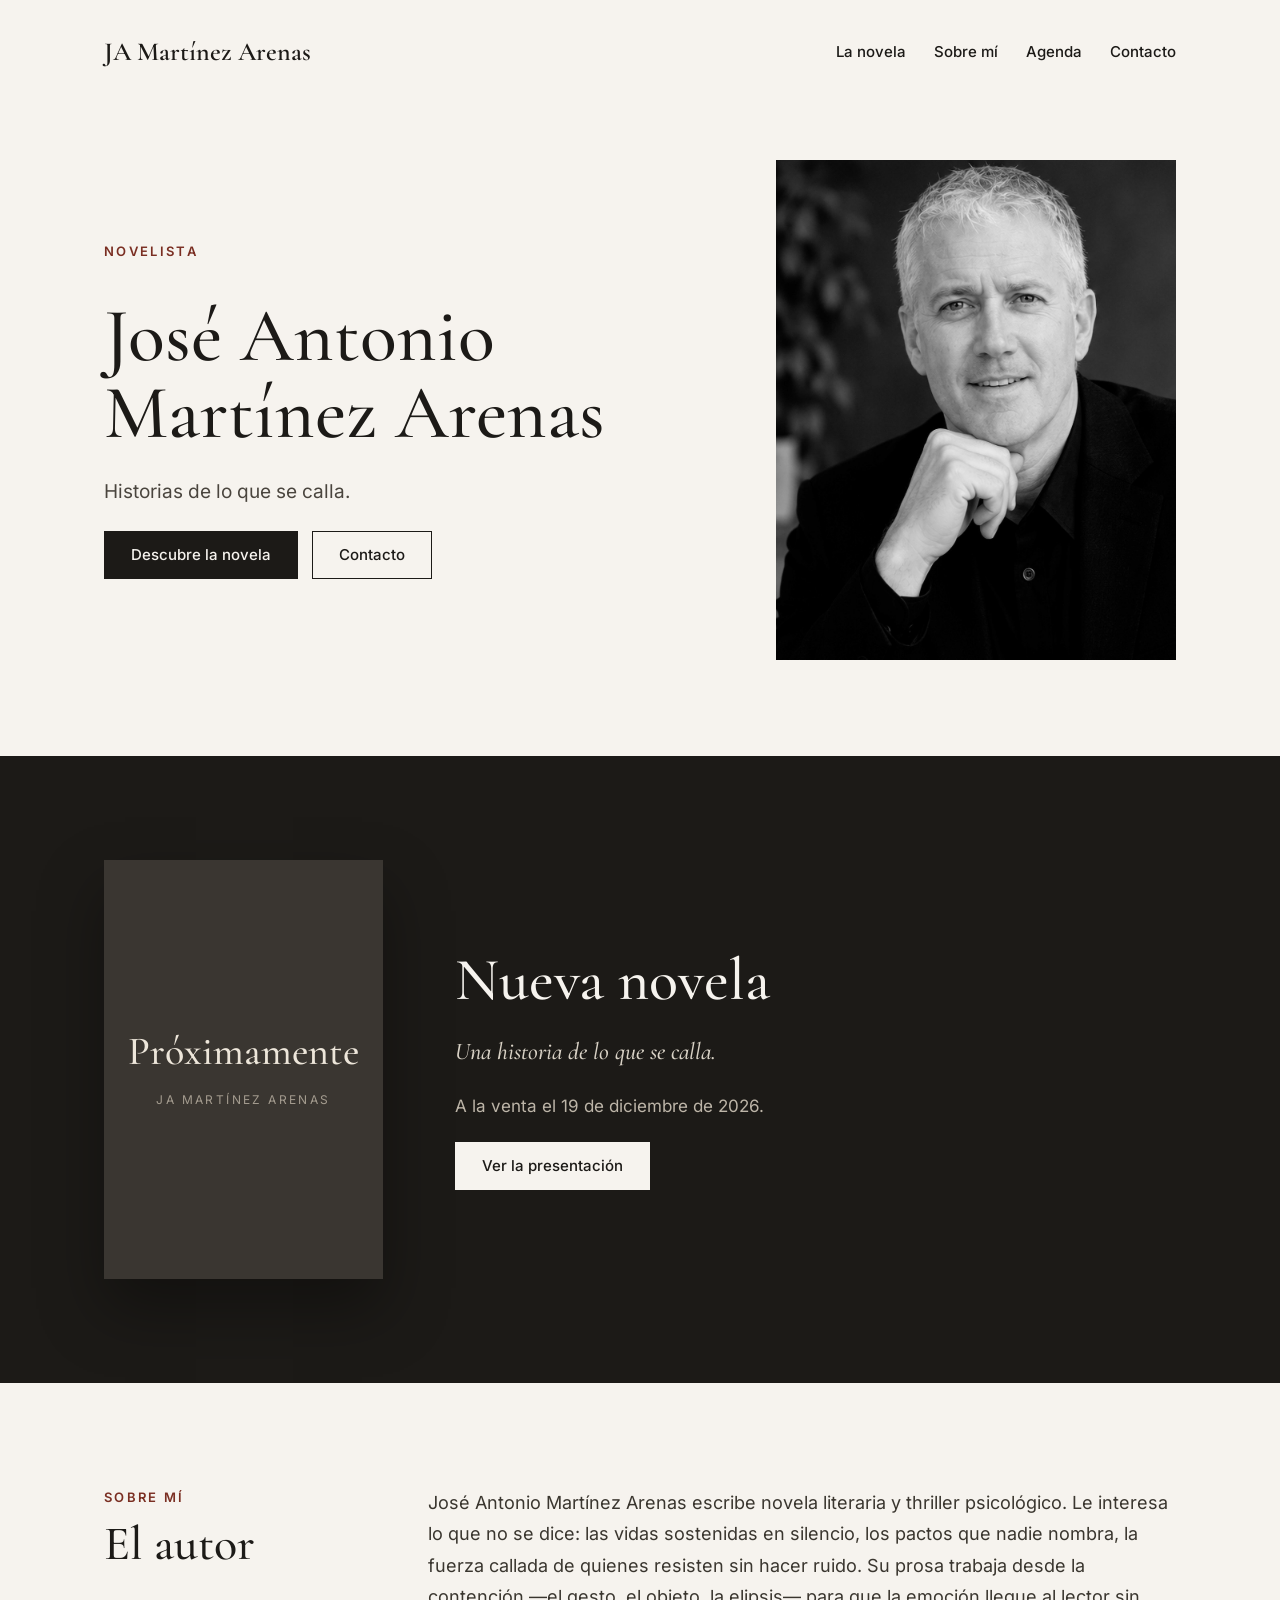
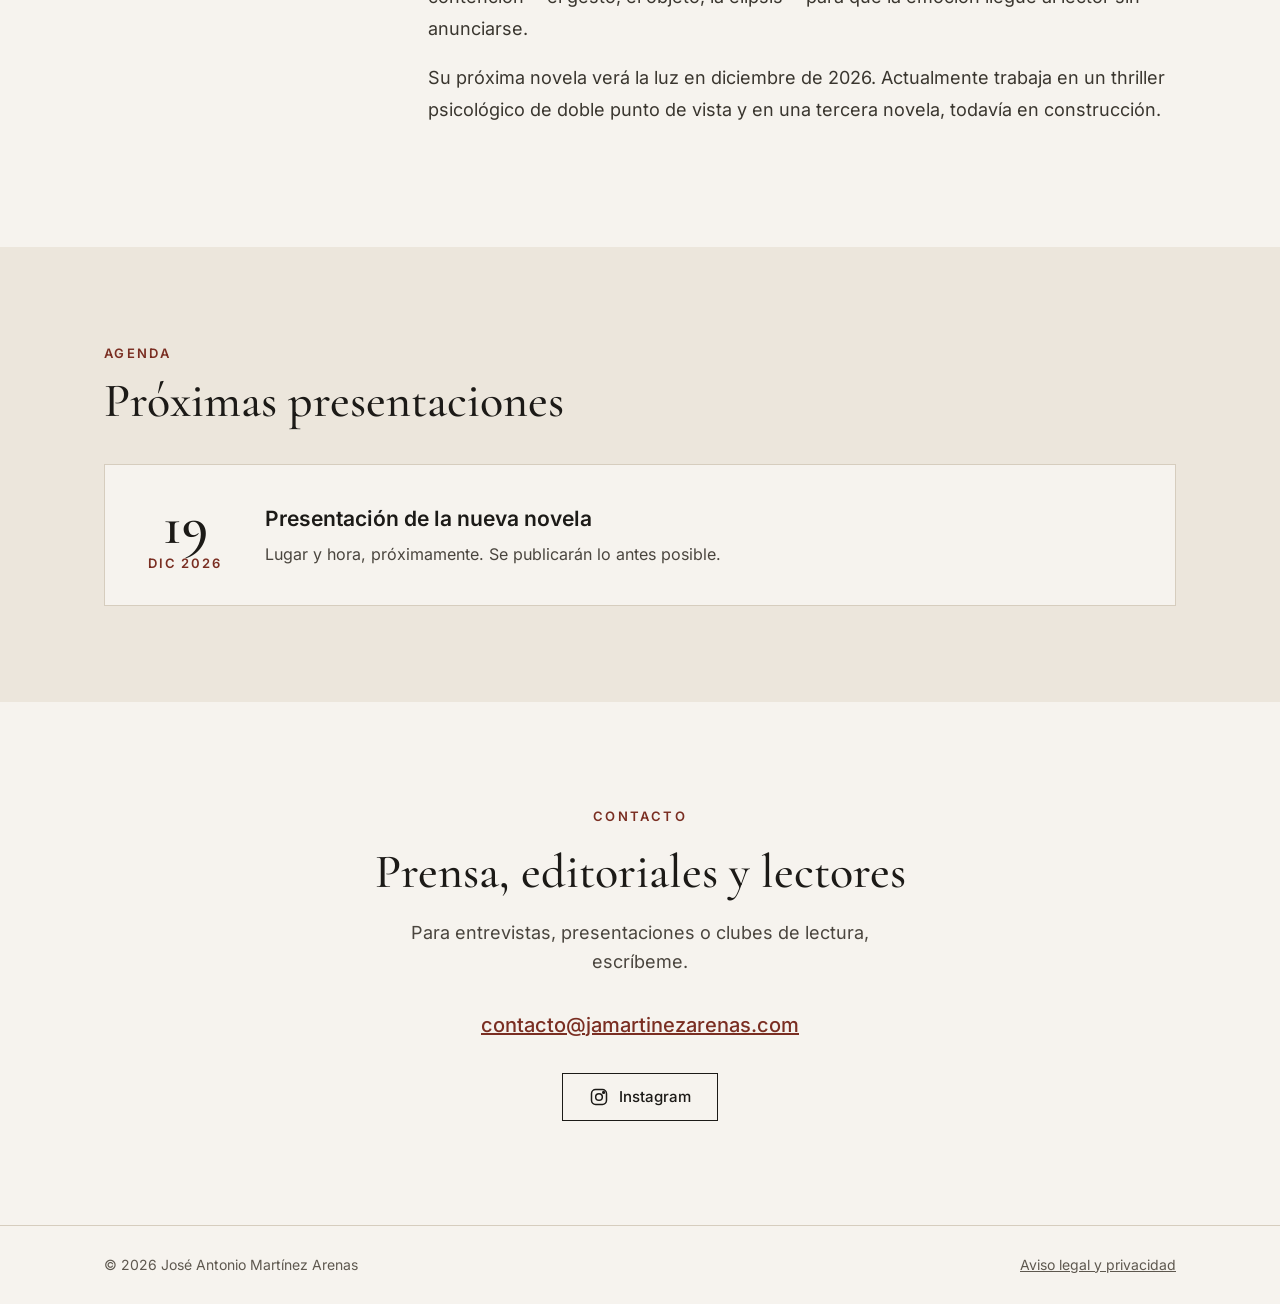
<file: index.html>
<!doctype html>
<html lang="es">
<head>
<meta charset="utf-8">
<meta name="viewport" content="width=device-width, initial-scale=1">
<title>JA Martínez Arenas — Novelista</title>
<meta name="robots" content="noindex, nofollow">
<meta name="description" content="José Antonio Martínez Arenas, novelista. Novela literaria y thriller psicológico. Nueva novela en diciembre de 2026.">
<meta property="og:type" content="website">
<meta property="og:site_name" content="JA Martínez Arenas">
<meta property="og:title" content="José Antonio Martínez Arenas — Novelista">
<meta property="og:description" content="Historias de lo que se calla. Nueva novela en diciembre de 2026.">
<meta property="og:url" content="https://jamartinezarenas.com/">
<meta property="og:image" content="https://jamartinezarenas.com/compartir.jpg">
<meta property="og:image:width" content="1200">
<meta property="og:image:height" content="630">
<meta property="og:locale" content="es_ES">
<meta name="twitter:card" content="summary_large_image">
<link rel="icon" href="/favicon.svg" type="image/svg+xml">
<link rel="apple-touch-icon" href="/apple-touch-icon.png">
<link rel="preload" href="/fuentes/inter-latin-400-normal.woff2" as="font" type="font/woff2" crossorigin>
<link rel="stylesheet" href="/estilo.css">
</head>
<body>

<header>
<div class="wrap">
<a class="logo" href="#inicio">JA Martínez Arenas</a>
<nav aria-label="Principal">
<a href="#novela">La novela</a>
<a href="#autor">Sobre mí</a>
<a href="#agenda">Agenda</a>
<a href="#contacto">Contacto</a>
</nav>
</div>
</header>

<main>
<section id="inicio" class="wrap hero">
<div class="text">
<p class="eyebrow">Novelista</p>
<h1>José Antonio<br>Martínez Arenas</h1>
<p class="lead">Historias de lo que se calla.</p>
<div class="btns">
<a class="btn solid" href="#novela">Descubre la novela</a>
<a class="btn" href="#contacto">Contacto</a>
</div>
</div>
<img class="photo" src="retrato.jpg" width="1000" height="1259" alt="Retrato de José Antonio Martínez Arenas">
</section>

<section id="novela" class="dark">
<div class="wrap book">
<div class="cover" role="img" aria-label="Nueva novela de JA Martínez Arenas"><div class="cover-t"><span>Próximamente</span><small>JA Martínez Arenas</small></div></div>
<div class="text">
<h2>Nueva novela</h2>
<p class="hook">Una historia de lo que se calla.</p>
<p class="body">A la venta el 19 de diciembre de 2026.</p>
<div class="btns">
<a class="btn solid" href="#agenda">Ver la presentación</a>
</div>
</div>
</div>
</section>

<section id="autor" class="wrap about">
<div>
<p class="eyebrow">Sobre mí</p>
<h2>El autor</h2>
</div>
<div class="body">
<p>José Antonio Martínez Arenas escribe novela literaria y thriller psicológico. Le interesa lo que no se dice: las vidas sostenidas en silencio, los pactos que nadie nombra, la fuerza callada de quienes resisten sin hacer ruido. Su prosa trabaja desde la contención —el gesto, el objeto, la elipsis— para que la emoción llegue al lector sin anunciarse.</p>
<p>Su próxima novela verá la luz en diciembre de 2026. Actualmente trabaja en un thriller psicológico de doble punto de vista y en una tercera novela, todavía en construcción.</p>
</div>
</section>

<section id="agenda" class="band">
<div class="wrap agenda">
<div>
<p class="eyebrow">Agenda</p>
<h2>Próximas presentaciones</h2>
</div>
<div class="event">
<div class="date"><b>19</b><span>Dic 2026</span></div>
<div class="info">
<h3>Presentación de la nueva novela</h3>
<p>Lugar y hora, próximamente. Se publicarán lo antes posible.</p>
</div>
</div>
</div>
</section>

<section id="contacto" class="wrap contact">
<p class="eyebrow">Contacto</p>
<h2>Prensa, editoriales y lectores</h2>
<p>Para entrevistas, presentaciones o clubes de lectura, escríbeme.</p>
<a class="mail" href="mailto:contacto@jamartinezarenas.com">contacto@jamartinezarenas.com</a>
<a class="btn" href="https://www.instagram.com/jamartinezarenas/" target="_blank" rel="noopener" aria-label="Instagram de JA Martínez Arenas">
<svg aria-hidden="true" width="20" height="20" viewBox="0 0 24 24" fill="none" stroke="currentColor" stroke-width="1.8"><rect x="3" y="3" width="18" height="18" rx="5"/><circle cx="12" cy="12" r="4"/><circle cx="17.5" cy="6.5" r="1" fill="currentColor"/></svg>Instagram
</a>
</section>
</main>

<footer>
<div class="wrap">
<span>© 2026 José Antonio Martínez Arenas</span>
<a href="/aviso-legal.html">Aviso legal y privacidad</a>
</div>
</footer>

</body>
</html>
</file>
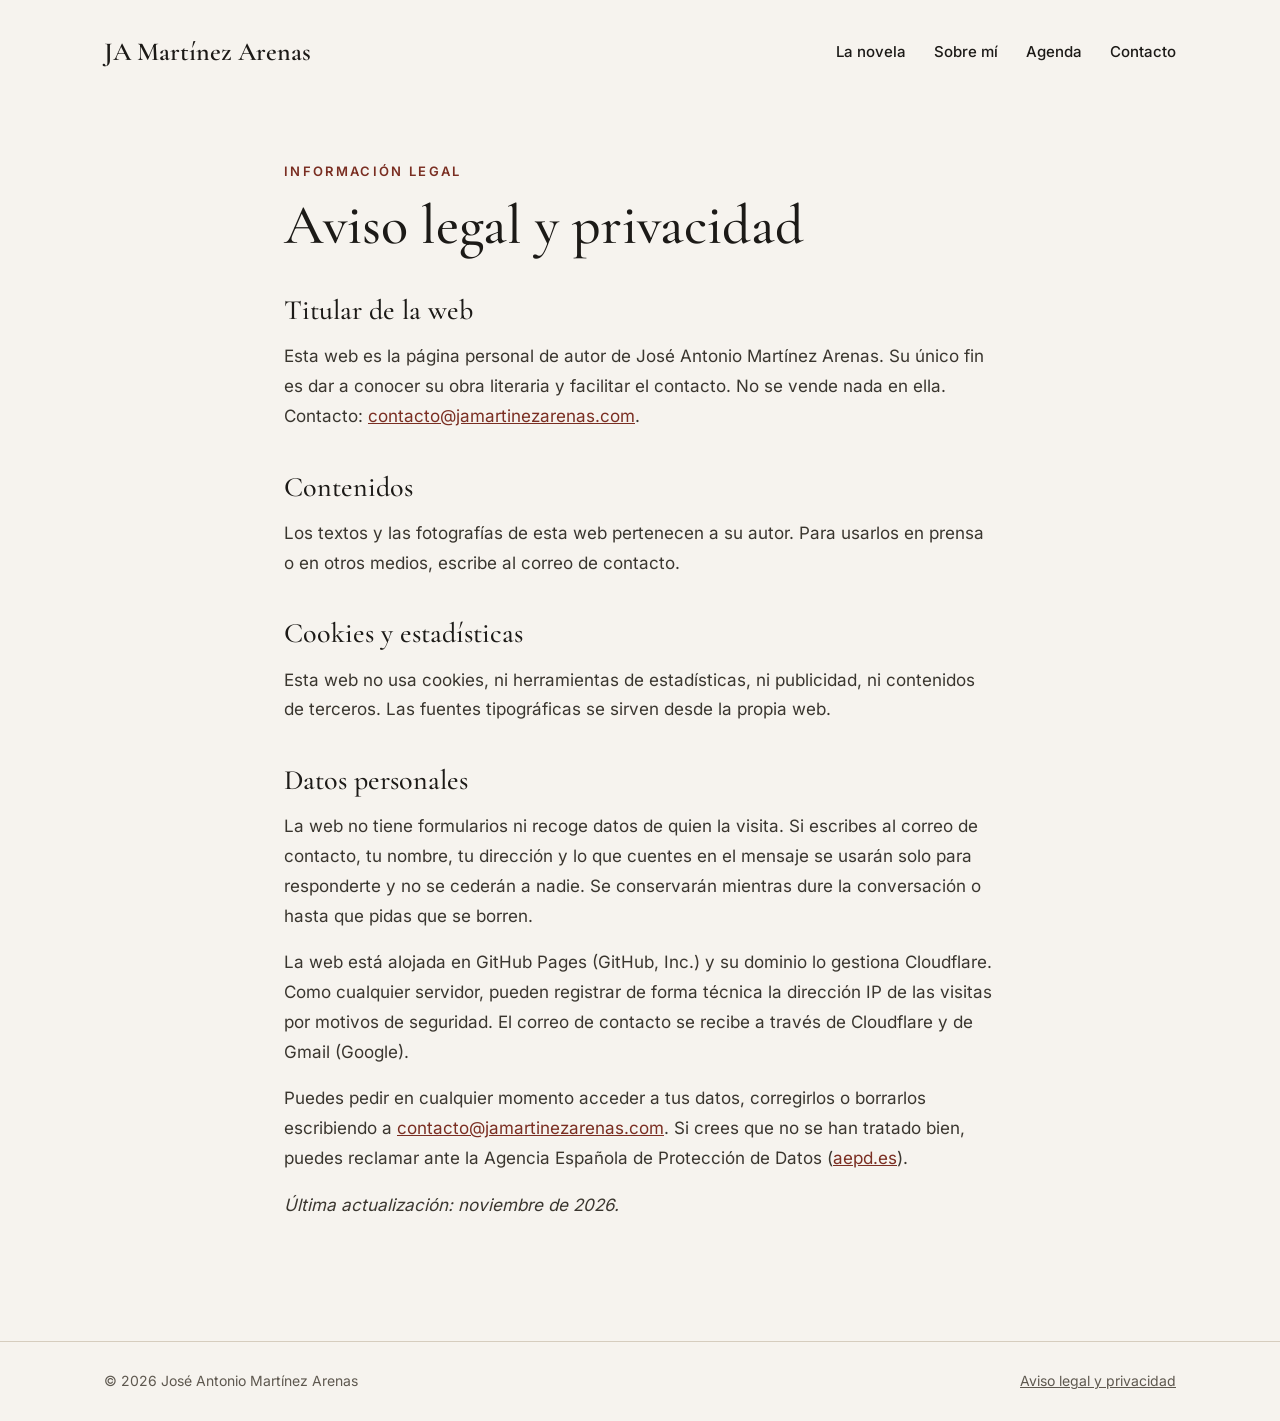
<file: aviso-legal.html>
<!doctype html>
<html lang="es">
<head>
<meta charset="utf-8">
<meta name="viewport" content="width=device-width, initial-scale=1">
<title>Aviso legal y privacidad — JA Martínez Arenas</title>
<meta name="robots" content="noindex, nofollow">
<meta name="description" content="Aviso legal y política de privacidad de la web de José Antonio Martínez Arenas.">
<link rel="icon" href="/favicon.svg" type="image/svg+xml">
<link rel="apple-touch-icon" href="/apple-touch-icon.png">
<link rel="stylesheet" href="/estilo.css">
</head>
<body>

<header>
<div class="wrap">
<a class="logo" href="/">JA Martínez Arenas</a>
<nav aria-label="Principal">
<a href="/#novela">La novela</a>
<a href="/#autor">Sobre mí</a>
<a href="/#agenda">Agenda</a>
<a href="/#contacto">Contacto</a>
</nav>
</div>
</header>

<main>
<article class="wrap legal">
<p class="eyebrow">Información legal</p>
<h1>Aviso legal y privacidad</h1>

<h2>Titular de la web</h2>
<p>Esta web es la página personal de autor de José Antonio Martínez Arenas. Su único fin es dar a conocer su obra literaria y facilitar el contacto. No se vende nada en ella. Contacto: <a href="mailto:contacto@jamartinezarenas.com">contacto@jamartinezarenas.com</a>.</p>

<h2>Contenidos</h2>
<p>Los textos y las fotografías de esta web pertenecen a su autor. Para usarlos en prensa o en otros medios, escribe al correo de contacto.</p>

<h2>Cookies y estadísticas</h2>
<p>Esta web no usa cookies, ni herramientas de estadísticas, ni publicidad, ni contenidos de terceros. Las fuentes tipográficas se sirven desde la propia web.</p>

<h2>Datos personales</h2>
<p>La web no tiene formularios ni recoge datos de quien la visita. Si escribes al correo de contacto, tu nombre, tu dirección y lo que cuentes en el mensaje se usarán solo para responderte y no se cederán a nadie. Se conservarán mientras dure la conversación o hasta que pidas que se borren.</p>
<p>La web está alojada en GitHub Pages (GitHub, Inc.) y su dominio lo gestiona Cloudflare. Como cualquier servidor, pueden registrar de forma técnica la dirección IP de las visitas por motivos de seguridad. El correo de contacto se recibe a través de Cloudflare y de Gmail (Google).</p>
<p>Puedes pedir en cualquier momento acceder a tus datos, corregirlos o borrarlos escribiendo a <a href="mailto:contacto@jamartinezarenas.com">contacto@jamartinezarenas.com</a>. Si crees que no se han tratado bien, puedes reclamar ante la Agencia Española de Protección de Datos (<a href="https://www.aepd.es/" target="_blank" rel="noopener">aepd.es</a>).</p>

<p><em>Última actualización: noviembre de 2026.</em></p>
</article>
</main>

<footer>
<div class="wrap">
<span>© 2026 José Antonio Martínez Arenas</span>
<a href="/aviso-legal.html">Aviso legal y privacidad</a>
</div>
</footer>

</body>
</html>
</file>
<file: estilo.css>
@font-face{font-family:'Cormorant Garamond';font-style:normal;font-weight:500;font-display:swap;src:url(/fuentes/cormorant-garamond-latin-500-normal.woff2) format('woff2')}
@font-face{font-family:'Cormorant Garamond';font-style:normal;font-weight:600;font-display:swap;src:url(/fuentes/cormorant-garamond-latin-600-normal.woff2) format('woff2')}
@font-face{font-family:'Cormorant Garamond';font-style:italic;font-weight:500;font-display:swap;src:url(/fuentes/cormorant-garamond-latin-500-italic.woff2) format('woff2')}
@font-face{font-family:'Inter';font-style:normal;font-weight:400;font-display:swap;src:url(/fuentes/inter-latin-400-normal.woff2) format('woff2')}
@font-face{font-family:'Inter';font-style:normal;font-weight:500;font-display:swap;src:url(/fuentes/inter-latin-500-normal.woff2) format('woff2')}
@font-face{font-family:'Inter';font-style:normal;font-weight:600;font-display:swap;src:url(/fuentes/inter-latin-600-normal.woff2) format('woff2')}
:root{--bg:#F6F3EE;--ink:#1C1A17;--muted:#4A453E;--accent:#7A2E22;--band:#ECE6DC;--line:#D6CDBE;--serif:'Cormorant Garamond',Georgia,serif}
*{box-sizing:border-box}
html{scroll-behavior:smooth}
body{margin:0;background:var(--bg);color:var(--ink);font-family:Inter,system-ui,sans-serif;line-height:1.6}
a{color:var(--accent)}a:hover{color:#5A1F16}
.wrap{max-width:1120px;margin:0 auto;padding:0 24px}
.eyebrow{margin:0 0 12px;font-size:13px;font-weight:600;letter-spacing:.18em;text-transform:uppercase;color:var(--accent)}
h1,h2{font-family:var(--serif);font-weight:500;margin:0;line-height:1.08}
h2{font-size:clamp(36px,5vw,48px)}
.btn{display:inline-flex;align-items:center;min-height:48px;padding:0 26px;text-decoration:none;font-weight:500;font-size:15px;border:1px solid var(--ink);color:var(--ink)}
.btn.solid{background:var(--ink);color:var(--bg)}
.btns{display:flex;flex-wrap:wrap;gap:14px}
header .wrap{display:flex;flex-wrap:wrap;justify-content:space-between;align-items:center;gap:16px;padding-top:28px;padding-bottom:28px}
.logo{font-family:var(--serif);font-size:26px;font-weight:600;color:var(--ink);text-decoration:none}
nav{display:flex;flex-wrap:wrap;gap:28px;font-size:15px;font-weight:500}
nav a{color:var(--ink);text-decoration:none;padding:12px 0}
.hero{display:flex;flex-wrap:wrap;align-items:center;gap:64px;padding-top:56px;padding-bottom:96px}
.hero .text{flex:999 1 480px;min-width:0;display:flex;flex-direction:column;gap:24px}
.hero h1{font-size:clamp(48px,8vw,76px);line-height:1.02}
.hero .lead{margin:0;max-width:520px;font-size:19px;color:var(--muted)}
.photo{flex:1 1 300px;max-width:400px;aspect-ratio:4/5;background:#2B2925;object-fit:cover;width:100%;display:flex;align-items:center;justify-content:center;color:#B9B2A6;font-size:14px;letter-spacing:.08em;text-transform:uppercase;text-align:center;padding:24px;height:auto;padding:0}
.dark{background:var(--ink);color:var(--bg)}
.book{display:flex;flex-wrap:wrap;align-items:center;gap:72px;padding-top:104px;padding-bottom:104px}
.cover{flex:1 1 260px;max-width:340px;aspect-ratio:2/3;background:#3A3631;display:flex;align-items:center;justify-content:center;color:#A49C8F;font-size:14px;letter-spacing:.08em;text-transform:uppercase;text-align:center;padding:24px;box-shadow:0 30px 60px rgba(0,0,0,.35)}
.book .text{flex:999 1 440px;min-width:0;display:flex;flex-direction:column;gap:22px}
.award{margin:0;align-self:flex-start;padding:8px 14px;border:1px solid #C9A76A;color:#E2C68E;font-size:13px;font-weight:600;letter-spacing:.12em;text-transform:uppercase}
.book h2{font-size:clamp(40px,6vw,60px)}
.hook{margin:0;font-family:var(--serif);font-style:italic;font-size:24px;line-height:1.45;color:#D8D1C5}
.book p.body{margin:0;max-width:560px;font-size:17px;line-height:1.7;color:#BDB5A8}
.dark .btn{border-color:var(--bg);color:var(--bg)}
.dark .btn.solid{background:var(--bg);color:var(--ink)}
.about{display:flex;flex-wrap:wrap;gap:64px;padding-top:104px;padding-bottom:104px}
.about>div:first-child{flex:1 1 260px}
.about .body{flex:999 1 480px;min-width:0;font-size:18px;line-height:1.75;color:#3A362F}
.about .body p{margin:0 0 18px}
.band{background:var(--band)}
.agenda{padding-top:96px;padding-bottom:96px;display:flex;flex-direction:column;gap:36px}
.event{display:flex;flex-wrap:wrap;gap:32px;align-items:center;padding:32px;background:var(--bg);border:1px solid var(--line)}
.date{display:flex;flex-direction:column;align-items:center;min-width:96px}
.date b{font-family:var(--serif);font-size:56px;font-weight:600;line-height:1}
.date span{font-size:13px;font-weight:600;letter-spacing:.14em;text-transform:uppercase;color:var(--accent)}
.event .info{flex:999 1 300px;min-width:0}
.event h3{margin:0 0 6px;font-size:21px;font-weight:600}
.event p{margin:0;color:var(--muted)}
.contact{padding-top:104px;padding-bottom:104px;display:flex;flex-direction:column;align-items:center;gap:20px;text-align:center}
.contact p{margin:0;max-width:520px;font-size:18px;color:var(--muted)}
.contact .eyebrow{color:var(--accent);font-size:13px}
.mail{font-size:20px;font-weight:500;padding:12px 0}
.btn svg{margin-right:10px}
.cover-t{display:flex;flex-direction:column;gap:18px;align-items:center}.cover-t span{font-family:var(--serif);font-size:40px;line-height:1.05;color:#EDE6DA;text-transform:none;letter-spacing:0}.cover-t small{font-size:12px;letter-spacing:.2em;color:#A49C8F}
footer{border-top:1px solid var(--line)}
footer .wrap{display:flex;flex-wrap:wrap;justify-content:space-between;gap:12px;padding-top:28px;padding-bottom:28px;font-size:14px;color:#5E584F}
.legal{padding-top:56px;padding-bottom:104px;max-width:760px}
.legal h1{font-size:clamp(40px,6vw,56px);margin-bottom:32px}
.legal h2{font-size:28px;margin:40px 0 12px}
.legal p,.legal li{font-size:17px;line-height:1.75;color:#3A362F}
.notfound{padding-top:96px;padding-bottom:140px;display:flex;flex-direction:column;align-items:flex-start;gap:24px}
.notfound h1{font-size:clamp(48px,8vw,76px)}
.notfound p{margin:0;font-size:19px;color:var(--muted)}
footer a{color:#5E584F}
.legal .eyebrow,.notfound .eyebrow{color:var(--accent);font-size:13px}
</file>
